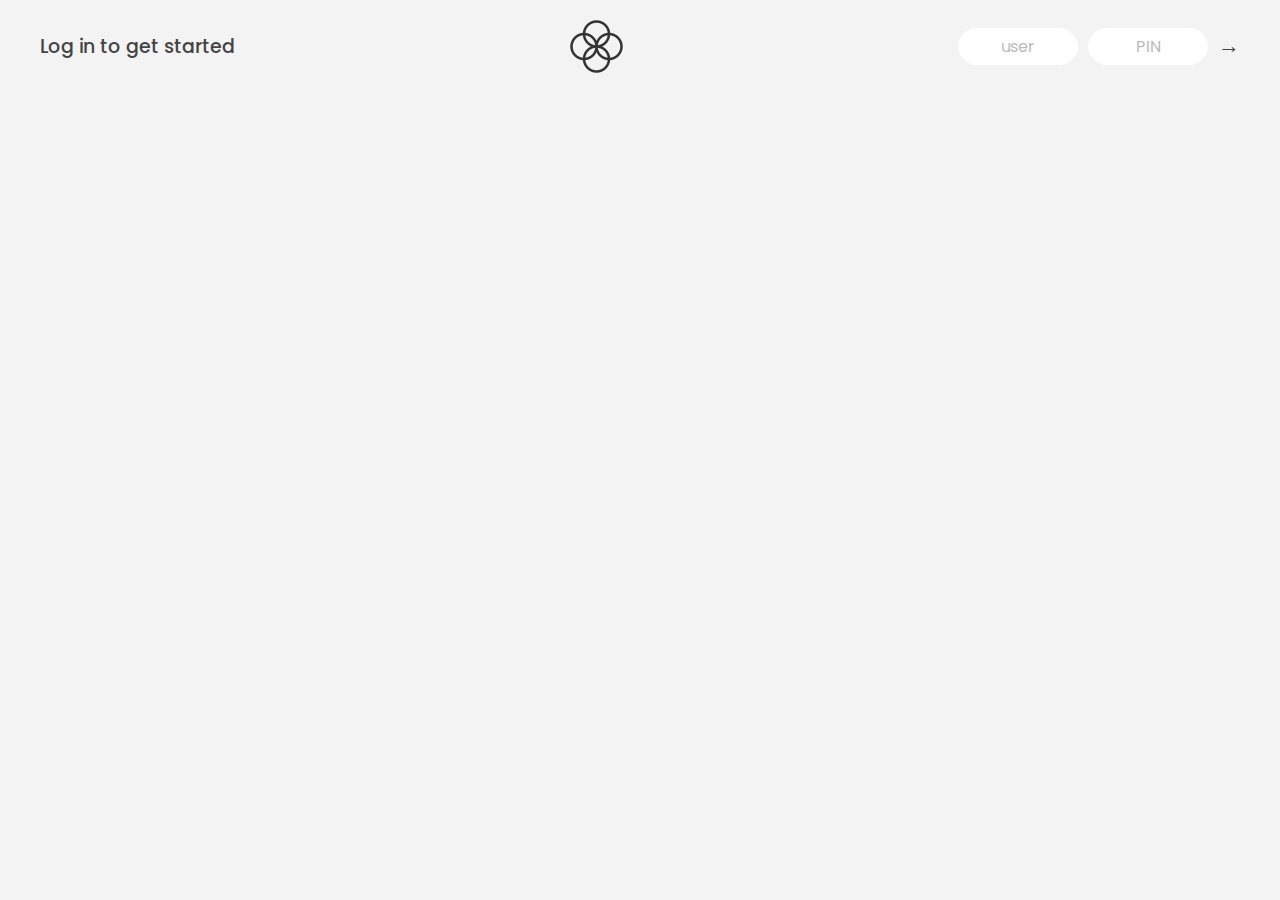
<file: Section 12 - Numbers , Dates , Intl and Timers/starter/index.html>
<!DOCTYPE html>
<html lang="en">
  <head>
    <meta charset="UTF-8" />
    <meta name="viewport" content="width=device-width, initial-scale=1.0" />
    <meta http-equiv="X-UA-Compatible" content="ie=edge" />
    <link rel="shortcut icon" type="image/png" href="/icon.png" />

    <link
      href="https://fonts.googleapis.com/css?family=Poppins:400,500,600&display=swap"
      rel="stylesheet"
    />

    <link rel="stylesheet" href="style.css" />
    <title>Bankist</title>
  </head>
  <body>
    <!-- TOP NAVIGATION -->
    <nav>
      <p class="welcome">Log in to get started</p>
      <img src="logo.png" alt="Logo" class="logo" />
      <form class="login">
        <input
          type="text"
          placeholder="user"
          class="login__input login__input--user"
        />
        <!-- In practice, use type="password" -->
        <input
          type="text"
          placeholder="PIN"
          maxlength="4"
          class="login__input login__input--pin"
        />
        <button class="login__btn">&rarr;</button>
      </form>
    </nav>

    <main class="app">
      <!-- BALANCE -->
      <div class="balance">
        <div>
          <p class="balance__label">Current balance</p>
          <p class="balance__date">
            As of <span class="date">05/03/2037</span>
          </p>
        </div>
        <p class="balance__value">0000€</p>
      </div>

      <!-- MOVEMENTS -->
      <div class="movements">
        <div class="movements__row">
          <div class="movements__type movements__type--deposit">2 deposit</div>
          <div class="movements__date">3 days ago</div>
          <div class="movements__value">4 000€</div>
        </div>
        <div class="movements__row">
          <div class="movements__type movements__type--withdrawal">
            1 withdrawal
          </div>
          <div class="movements__date">24/01/2037</div>
          <div class="movements__value">-378€</div>
        </div>
      </div>

      <!-- SUMMARY -->
      <div class="summary">
        <p class="summary__label">In</p>
        <p class="summary__value summary__value--in">0000€</p>
        <p class="summary__label">Out</p>
        <p class="summary__value summary__value--out">0000€</p>
        <p class="summary__label">Interest</p>
        <p class="summary__value summary__value--interest">0000€</p>
        <button class="btn--sort">&downarrow; SORT</button>
      </div>

      <!-- OPERATION: TRANSFERS -->
      <div class="operation operation--transfer">
        <h2>Transfer money</h2>
        <form class="form form--transfer">
          <input type="text" class="form__input form__input--to" />
          <input type="number" class="form__input form__input--amount" />
          <button class="form__btn form__btn--transfer">&rarr;</button>
          <label class="form__label">Transfer to</label>
          <label class="form__label">Amount</label>
        </form>
      </div>

      <!-- OPERATION: LOAN -->
      <div class="operation operation--loan">
        <h2>Request loan</h2>
        <form class="form form--loan">
          <input type="number" class="form__input form__input--loan-amount" />
          <button class="form__btn form__btn--loan">&rarr;</button>
          <label class="form__label form__label--loan">Amount</label>
        </form>
      </div>

      <!-- OPERATION: CLOSE -->
      <div class="operation operation--close">
        <h2>Close account</h2>
        <form class="form form--close">
          <input type="text" class="form__input form__input--user" />
          <input
            type="password"
            maxlength="6"
            class="form__input form__input--pin"
          />
          <button class="form__btn form__btn--close">&rarr;</button>
          <label class="form__label">Confirm user</label>
          <label class="form__label">Confirm PIN</label>
        </form>
      </div>

      <!-- LOGOUT TIMER -->
      <p class="logout-timer">
        You will be logged out in <span class="timer">05:00</span>
      </p>
    </main>

    <!-- <footer>
      &copy; by Jonas Schmedtmann. Don't claim as your own :)
    </footer> -->

    <script src="script.js"></script>
  </body>
</html>
</file>
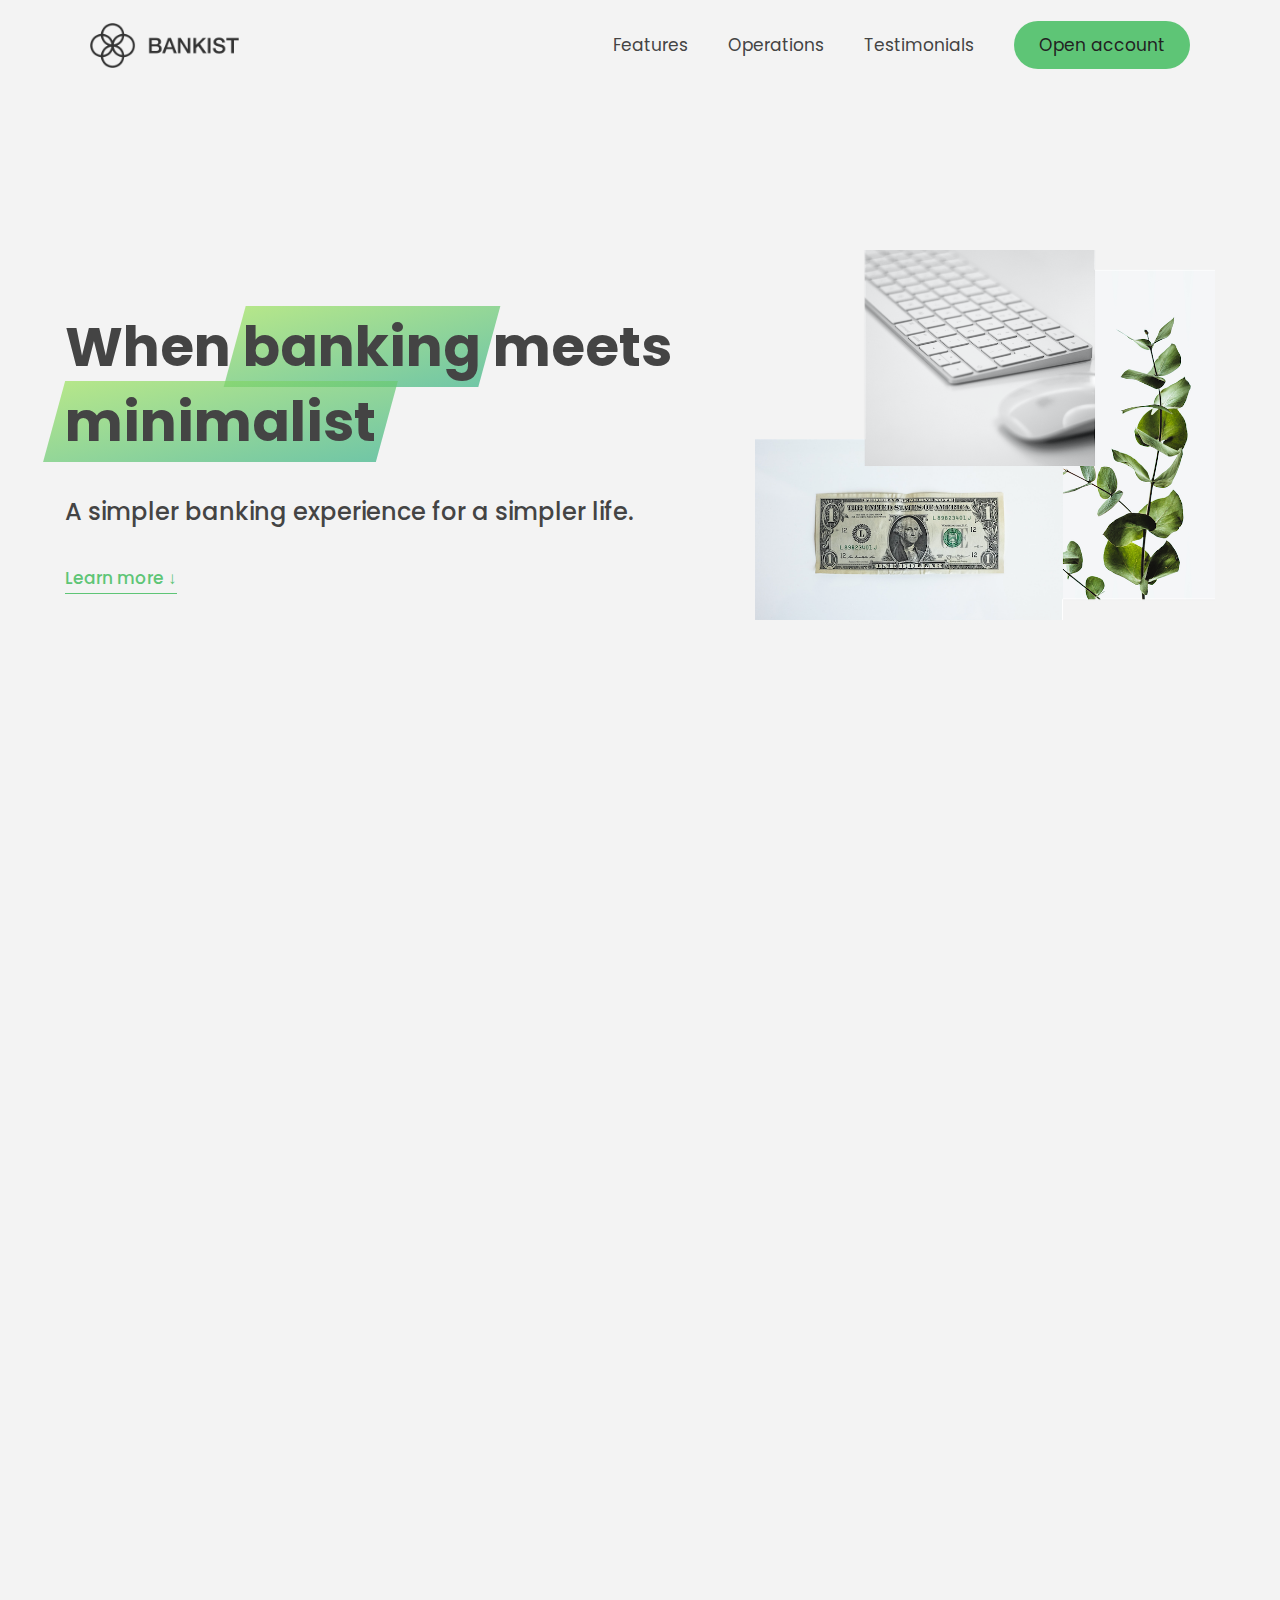
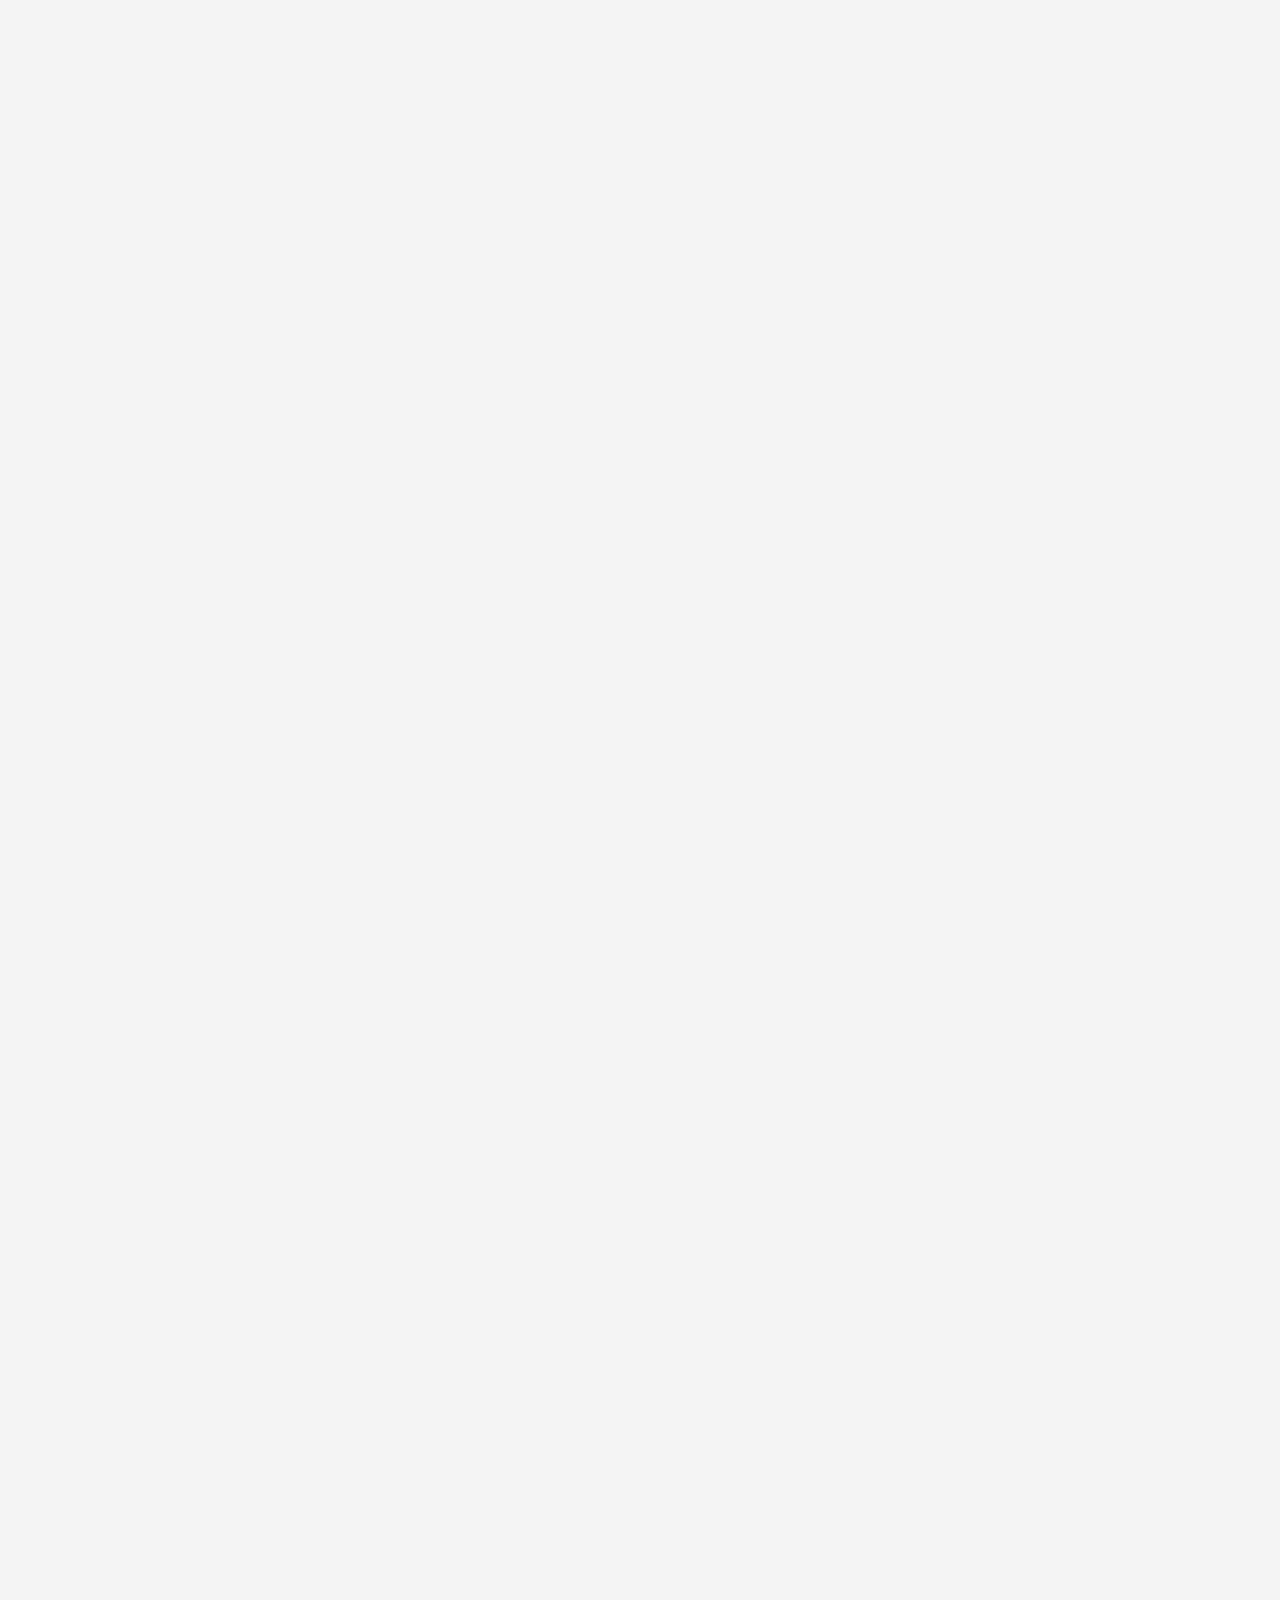
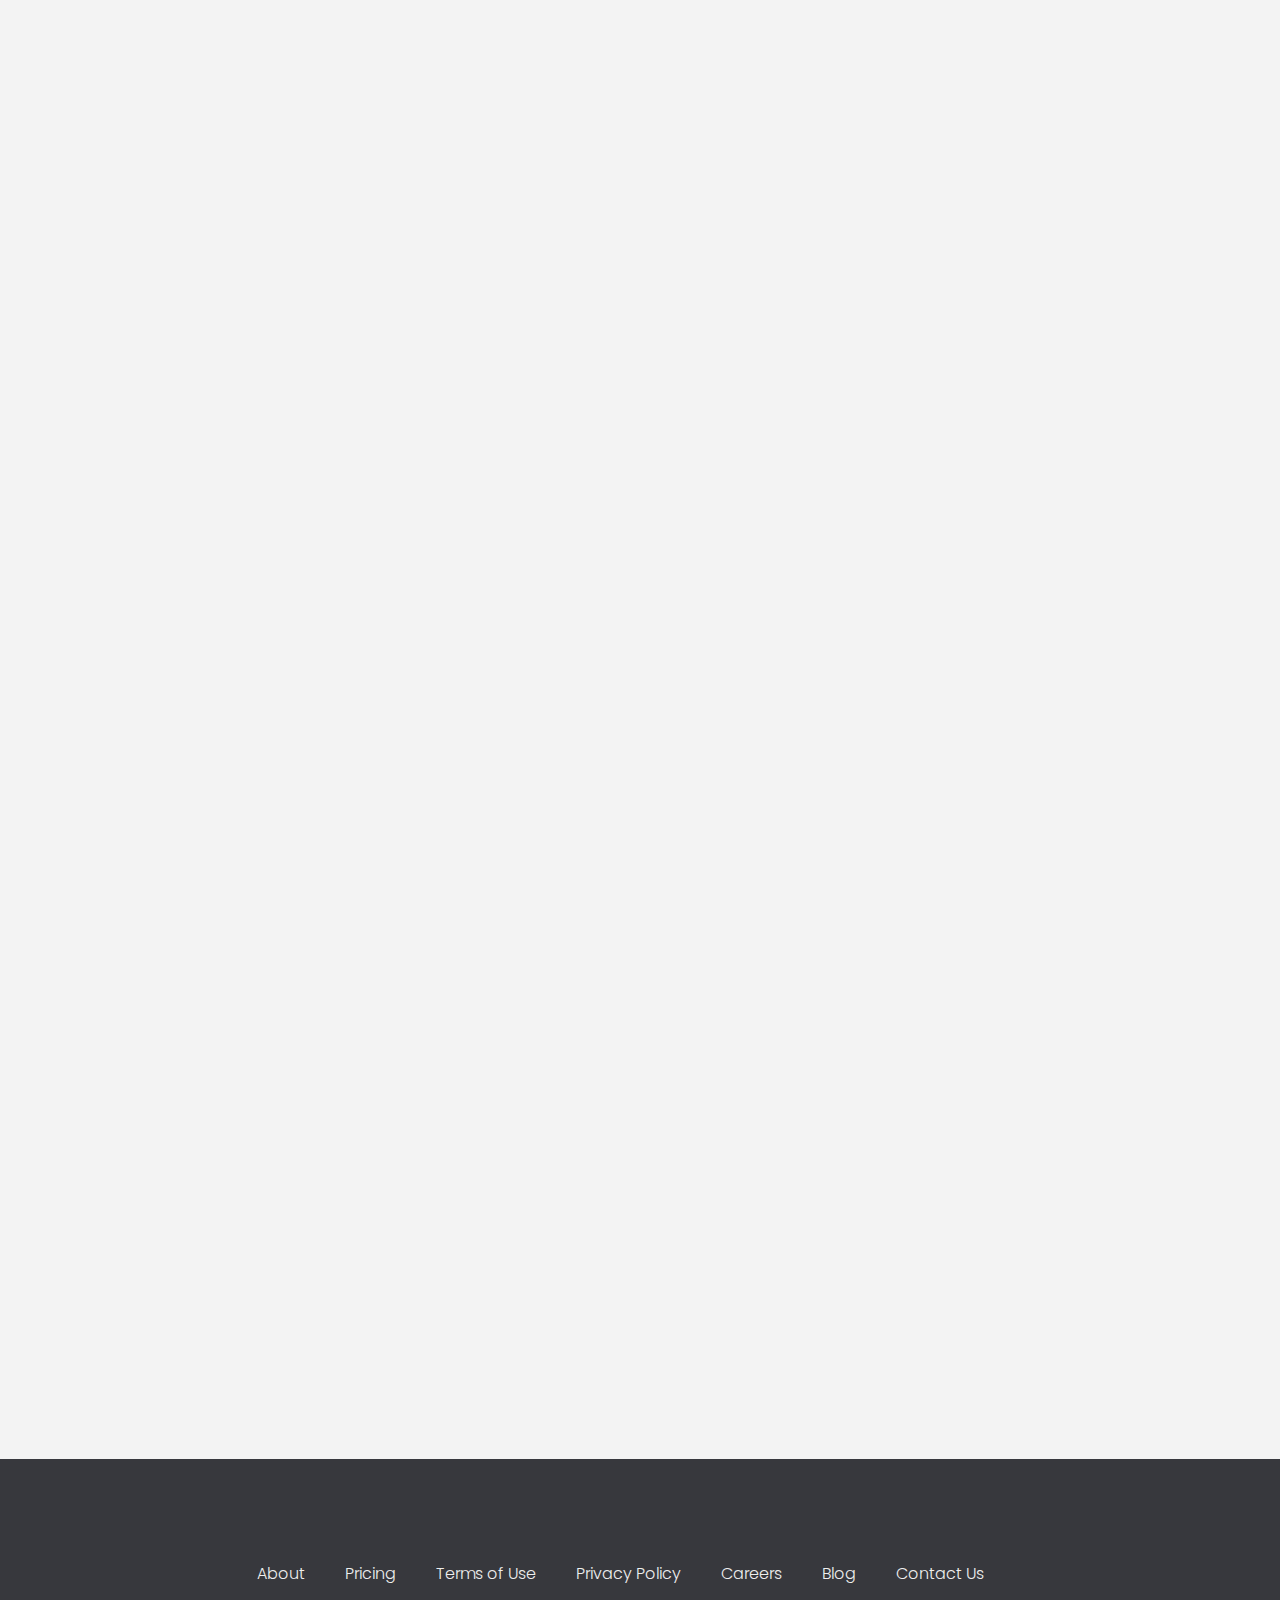
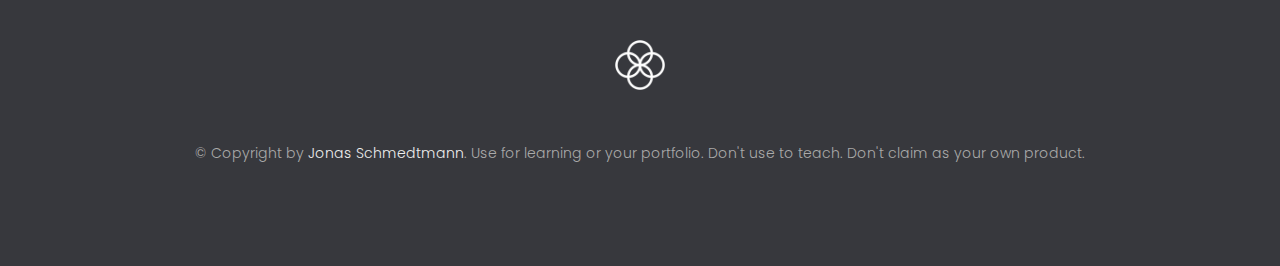
<file: Section 13 -Advanced DOM and Events/starter/index.html>
<!DOCTYPE html>
<html lang="en">
  <head>
    <meta charset="UTF-8" />
    <meta name="viewport" content="width=device-width, initial-scale=1.0" />
    <meta http-equiv="X-UA-Compatible" content="ie=edge" />
    <link rel="shortcut icon" type="image/png" href="img/icon.png" />

    <link
      href="https://fonts.googleapis.com/css?family=Poppins:300,400,500,600&display=swap"
      rel="stylesheet"
    />
    <link rel="stylesheet" href="style.css" />
    <title>Bankist | When Banking meets Minimalist</title>
    <script defer src="script.js"></script>
  </head>
  <body>
    <header class="header">
      <nav class="nav">
        <img
          src="img/logo.png"
          alt="Bankist logo"
          class="nav__logo"
          id="logo"
          designer="rehan"
          data-version-number="3"
        />
        <ul class="nav__links">
          <li class="nav__item">
            <a class="nav__link" href="#section--1">Features</a>
          </li>
          <li class="nav__item">
            <a class="nav__link" href="#section--2">Operations</a>
          </li>
          <li class="nav__item">
            <a class="nav__link" href="#section--3">Testimonials</a>
          </li>
          <li class="nav__item">
            <a class="nav__link nav__link--btn btn--show-modal" href="#"
              >Open account</a
            >
          </li>
        </ul>
      </nav>

      <div class="header__title">
        <h1>
          When
          <!-- Green highlight effect -->
          <span class="highlight">banking</span>
          meets<br />
          <span class="highlight">minimalist</span>
        </h1>
        <h4>A simpler banking experience for a simpler life.</h4>
        <button class="btn--text btn--scroll-to">Learn more &DownArrow;</button>
        <img
          src="img/hero.png"
          class="header__img"
          alt="Minimalist bank items"
        />
      </div>
    </header>

    <section class="section" id="section--1">
      <div class="section__title">
        <h2 class="section__description">Features</h2>
        <h3 class="section__header">
          Everything you need in a modern bank and more.
        </h3>
      </div>

      <div class="features">
        <img
          src="img/digital-lazy.jpg"
          data-src="img/digital.jpg"
          alt="Computer"
          class="features__img lazy-img"
        />
        <div class="features__feature">
          <div class="features__icon">
            <svg>
              <use xlink:href="img/icons.svg#icon-monitor"></use>
            </svg>
          </div>
          <h5 class="features__header">100% digital bank</h5>
          <p>
            Lorem ipsum dolor sit amet consectetur adipisicing elit. Unde alias
            sint quos? Accusantium a fugiat porro reiciendis saepe quibusdam
            debitis ducimus.
          </p>
        </div>

        <div class="features__feature">
          <div class="features__icon">
            <svg>
              <use xlink:href="img/icons.svg#icon-trending-up"></use>
            </svg>
          </div>
          <h5 class="features__header">Watch your money grow</h5>
          <p>
            Nesciunt quos autem dolorum voluptates cum dolores dicta fuga
            inventore ab? Nulla incidunt eius numquam sequi iste pariatur
            quibusdam!
          </p>
        </div>
        <img
          src="img/grow-lazy.jpg"
          data-src="img/grow.jpg"
          alt="Plant"
          class="features__img lazy-img"
        />

        <img
          src="img/card-lazy.jpg"
          data-src="img/card.jpg"
          alt="Credit card"
          class="features__img lazy-img"
        />
        <div class="features__feature">
          <div class="features__icon">
            <svg>
              <use xlink:href="img/icons.svg#icon-credit-card"></use>
            </svg>
          </div>
          <h5 class="features__header">Free debit card included</h5>
          <p>
            Quasi, fugit in cumque cupiditate reprehenderit debitis animi enim
            eveniet consequatur odit quam quos possimus assumenda dicta fuga
            inventore ab.
          </p>
        </div>
      </div>
    </section>

    <section class="section" id="section--2">
      <div class="section__title">
        <h2 class="section__description">Operations</h2>
        <h3 class="section__header">
          Everything as simple as possible, but no simpler.
        </h3>
      </div>

      <div class="operations">
        <div class="operations__tab-container">
          <button
            class="btn operations__tab operations__tab--1 operations__tab--active"
            data-tab="1"
          >
            <span>01</span>Instant Transfers
          </button>
          <button class="btn operations__tab operations__tab--2" data-tab="2">
            <span>02</span>Instant Loans
          </button>
          <button class="btn operations__tab operations__tab--3" data-tab="3">
            <span>03</span>Instant Closing
          </button>
        </div>
        <div
          class="operations__content operations__content--1 operations__content--active"
        >
          <div class="operations__icon operations__icon--1">
            <svg>
              <use xlink:href="img/icons.svg#icon-upload"></use>
            </svg>
          </div>
          <h5 class="operations__header">
            Tranfser money to anyone, instantly! No fees, no BS.
          </h5>
          <p>
            Lorem ipsum dolor sit amet, consectetur adipisicing elit, sed do
            eiusmod tempor incididunt ut labore et dolore magna aliqua. Ut enim
            ad minim veniam, quis nostrud exercitation ullamco laboris nisi ut
            aliquip ex ea commodo consequat.
          </p>
        </div>

        <div class="operations__content operations__content--2">
          <div class="operations__icon operations__icon--2">
            <svg>
              <use xlink:href="img/icons.svg#icon-home"></use>
            </svg>
          </div>
          <h5 class="operations__header">
            Buy a home or make your dreams come true, with instant loans.
          </h5>
          <p>
            Duis aute irure dolor in reprehenderit in voluptate velit esse
            cillum dolore eu fugiat nulla pariatur. Excepteur sint occaecat
            cupidatat non proident, sunt in culpa qui officia deserunt mollit
            anim id est laborum.
          </p>
        </div>
        <div class="operations__content operations__content--3">
          <div class="operations__icon operations__icon--3">
            <svg>
              <use xlink:href="img/icons.svg#icon-user-x"></use>
            </svg>
          </div>
          <h5 class="operations__header">
            No longer need your account? No problem! Close it instantly.
          </h5>
          <p>
            Excepteur sint occaecat cupidatat non proident, sunt in culpa qui
            officia deserunt mollit anim id est laborum. Ut enim ad minim
            veniam, quis nostrud exercitation ullamco laboris nisi ut aliquip ex
            ea commodo consequat.
          </p>
        </div>
      </div>
    </section>

    <section class="section" id="section--3">
      <div class="section__title section__title--testimonials">
        <h2 class="section__description">Not sure yet?</h2>
        <h3 class="section__header">
          Millions of Bankists are already making their lifes simpler.
        </h3>
      </div>

      <div class="slider">
        <div class="slide slide--1">
          <div class="testimonial">
            <h5 class="testimonial__header">Best financial decision ever!</h5>
            <blockquote class="testimonial__text">
              Lorem ipsum dolor sit, amet consectetur adipisicing elit.
              Accusantium quas quisquam non? Quas voluptate nulla minima
              deleniti optio ullam nesciunt, numquam corporis et asperiores
              laboriosam sunt, praesentium suscipit blanditiis. Necessitatibus
              id alias reiciendis, perferendis facere pariatur dolore veniam
              autem esse non voluptatem saepe provident nihil molestiae.
            </blockquote>
            <address class="testimonial__author">
              <img src="img/user-1.jpg" alt="" class="testimonial__photo" />
              <h6 class="testimonial__name">Aarav Lynn</h6>
              <p class="testimonial__location">San Francisco, USA</p>
            </address>
          </div>
        </div>

        <div class="slide slide--2">
          <div class="testimonial">
            <h5 class="testimonial__header">
              The last step to becoming a complete minimalist
            </h5>
            <blockquote class="testimonial__text">
              Quisquam itaque deserunt ullam, quia ea repellendus provident,
              ducimus neque ipsam modi voluptatibus doloremque, corrupti
              laborum. Incidunt numquam perferendis veritatis neque repellendus.
              Lorem, ipsum dolor sit amet consectetur adipisicing elit. Illo
              deserunt exercitationem deleniti.
            </blockquote>
            <address class="testimonial__author">
              <img src="img/user-2.jpg" alt="" class="testimonial__photo" />
              <h6 class="testimonial__name">Miyah Miles</h6>
              <p class="testimonial__location">London, UK</p>
            </address>
          </div>
        </div>

        <div class="slide slide--3">
          <div class="testimonial">
            <h5 class="testimonial__header">
              Finally free from old-school banks
            </h5>
            <blockquote class="testimonial__text">
              Debitis, nihil sit minus suscipit magni aperiam vel tenetur
              incidunt commodi architecto numquam omnis nulla autem,
              necessitatibus blanditiis modi similique quidem. Odio aliquam
              culpa dicta beatae quod maiores ipsa minus consequatur error sunt,
              deleniti saepe aliquid quos inventore sequi. Necessitatibus id
              alias reiciendis, perferendis facere.
            </blockquote>
            <address class="testimonial__author">
              <img src="img/user-3.jpg" alt="" class="testimonial__photo" />
              <h6 class="testimonial__name">Francisco Gomes</h6>
              <p class="testimonial__location">Lisbon, Portugal</p>
            </address>
          </div>
        </div>

        <!-- <div class="slide"><img src="img/img-1.jpg" alt="Photo 1" /></div>
        <div class="slide"><img src="img/img-2.jpg" alt="Photo 2" /></div>
        <div class="slide"><img src="img/img-3.jpg" alt="Photo 3" /></div>
        <div class="slide"><img src="img/img-4.jpg" alt="Photo 4" /></div> -->
        <button class="slider__btn slider__btn--left">&larr;</button>
        <button class="slider__btn slider__btn--right">&rarr;</button>
        <div class="dots"></div>
      </div>
    </section>

    <section class="section section--sign-up">
      <div class="section__title">
        <h3 class="section__header">
          The best day to join Bankist was one year ago. The second best is
          today!
        </h3>
      </div>
      <button class="btn btn--show-modal">Open your free account today!</button>
    </section>

    <footer class="footer">
      <ul class="footer__nav">
        <li class="footer__item">
          <a class="footer__link" href="#">About</a>
        </li>
        <li class="footer__item">
          <a class="footer__link" href="#">Pricing</a>
        </li>
        <li class="footer__item">
          <a class="footer__link" href="#">Terms of Use</a>
        </li>
        <li class="footer__item">
          <a class="footer__link" href="#">Privacy Policy</a>
        </li>
        <li class="footer__item">
          <a class="footer__link" href="#">Careers</a>
        </li>
        <li class="footer__item">
          <a class="footer__link" href="#">Blog</a>
        </li>
        <li class="footer__item">
          <a class="footer__link" href="#">Contact Us</a>
        </li>
      </ul>
      <img src="img/icon.png" alt="Logo" class="footer__logo" />
      <p class="footer__copyright">
        &copy; Copyright by
        <a
          class="footer__link twitter-link"
          target="_blank"
          href="https://twitter.com/jonasschmedtman"
          >Jonas Schmedtmann</a
        >. Use for learning or your portfolio. Don't use to teach. Don't claim
        as your own product.
      </p>
    </footer>

    <div class="modal hidden">
      <button class="btn--close-modal">&times;</button>
      <h2 class="modal__header">
        Open your bank account <br />
        in just <span class="highlight">5 minutes</span>
      </h2>
      <form class="modal__form">
        <label>First Name</label>
        <input type="text" />
        <label>Last Name</label>
        <input type="text" />
        <label>Email Address</label>
        <input type="email" />
        <button class="btn">Next step &rarr;</button>
      </form>
    </div>
    <div class="overlay hidden"></div>

    <!-- <script src="script.js"></script> -->
  </body>
</html>
</file>
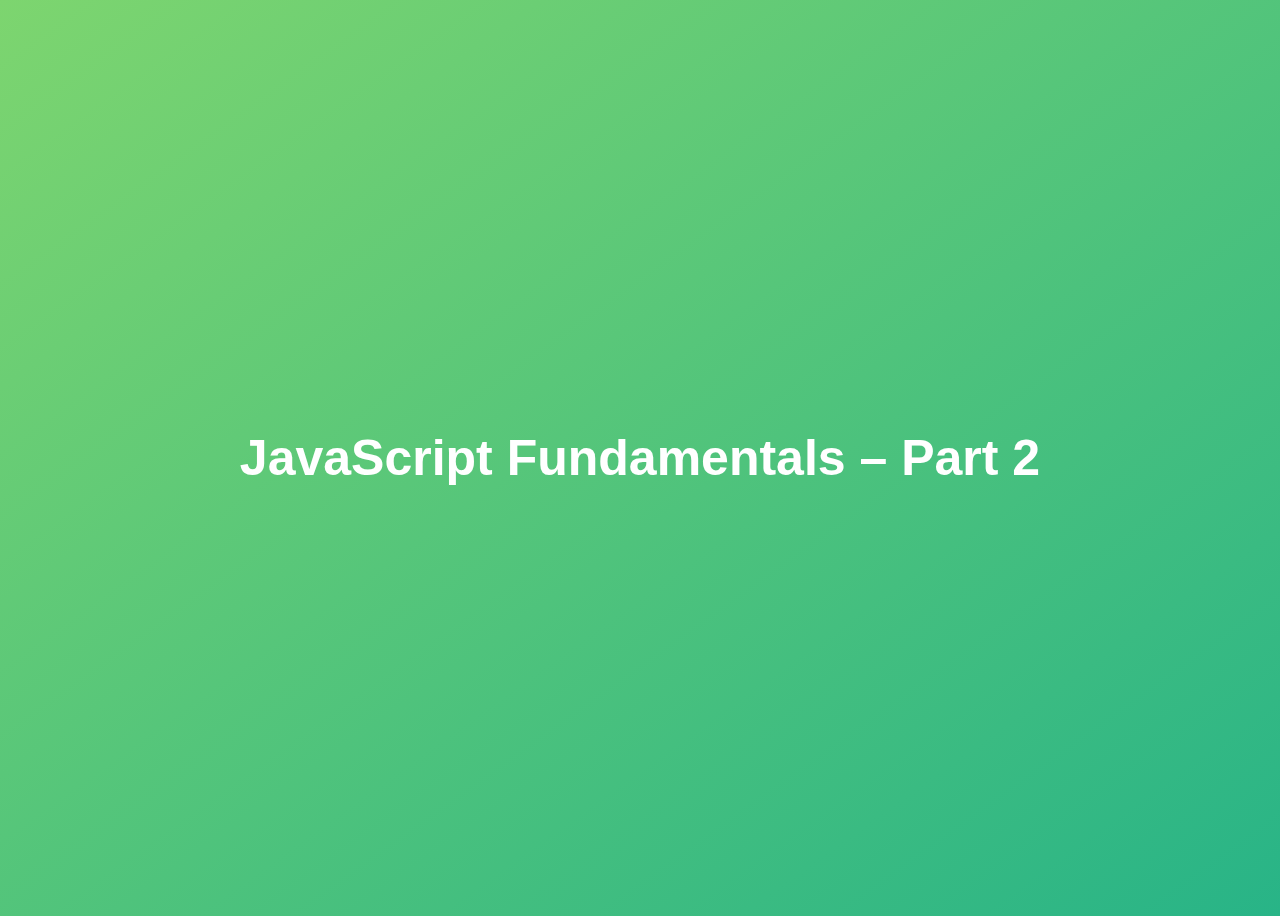
<file: Section 3 - JavaScript Fundamentals - part 2/final/index.html>
<!DOCTYPE html>
<html lang="en">
  <head>
    <meta charset="UTF-8" />
    <meta name="viewport" content="width=device-width, initial-scale=1.0" />
    <meta http-equiv="X-UA-Compatible" content="ie=edge" />
    <title>JavaScript Fundamentals – Part 2</title>
    <style>
      body {
        height: 100vh;
        display: flex;
        align-items: center;
        background: linear-gradient(to top left, #28b487, #7dd56f);
      }
      h1 {
        font-family: sans-serif;
        font-size: 50px;
        line-height: 1.3;
        width: 100%;
        padding: 30px;
        text-align: center;
        color: white;
      }
    </style>
  </head>
  <body>
    <h1>JavaScript Fundamentals – Part 2</h1>
    <script src="script.js"></script>
  </body>
</html>
</file>
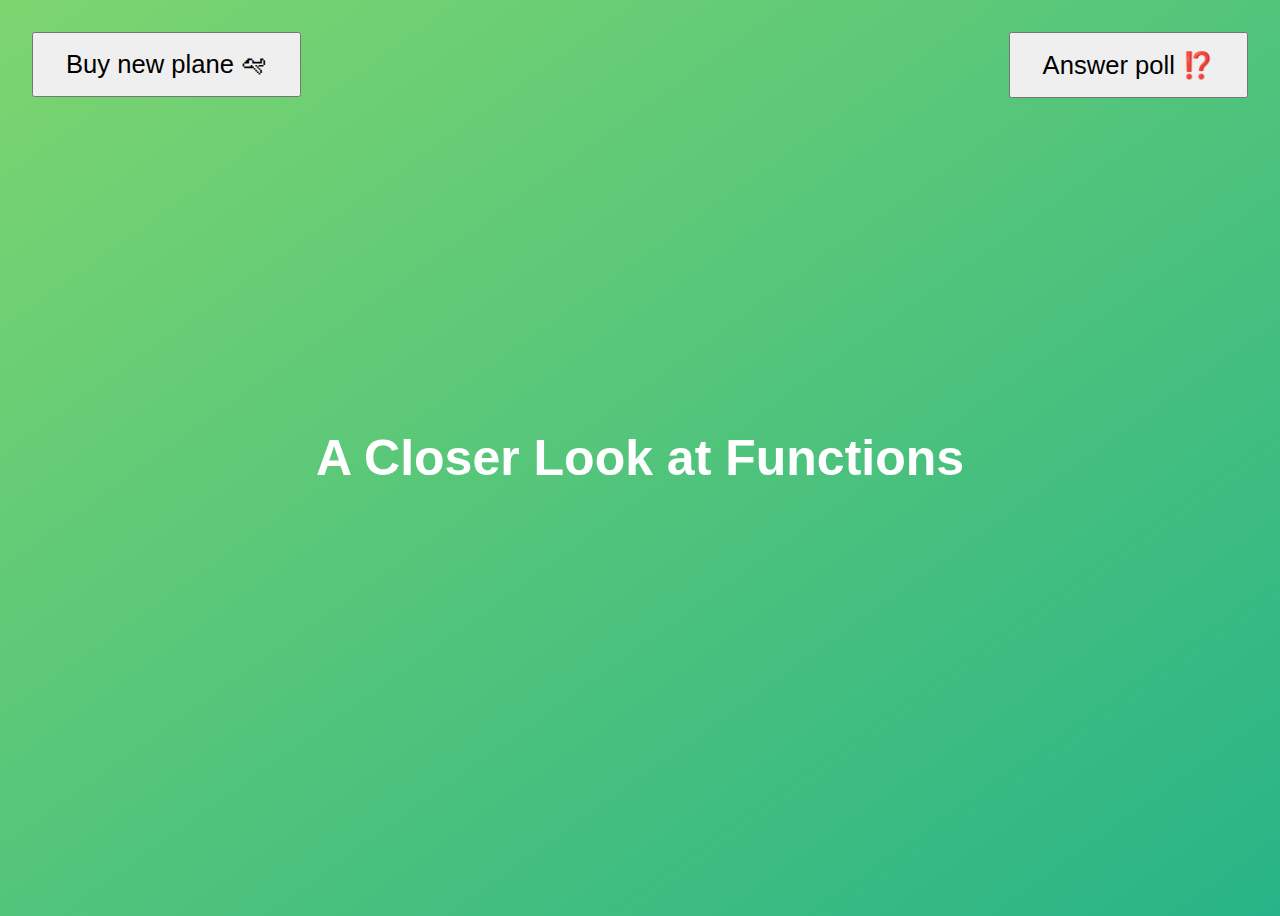
<file: Section 10 - A Closer Look At Functions/10-Functions/final/index.html>
<!DOCTYPE html>
<html lang="en">
  <head>
    <meta charset="UTF-8" />
    <meta name="viewport" content="width=device-width, initial-scale=1.0" />
    <meta http-equiv="X-UA-Compatible" content="ie=edge" />
    <title>A Closer Look at Functions</title>
    <style>
      body {
        height: 100vh;
        display: flex;
        align-items: center;
        background: linear-gradient(to top left, #28b487, #7dd56f);
      }
      h1 {
        font-family: sans-serif;
        font-size: 50px;
        line-height: 1.3;
        width: 100%;
        padding: 30px;
        text-align: center;
        color: white;
      }
      .buy,
      .poll {
        font-size: 1.6rem;
        padding: 1rem 2rem;
        position: absolute;
        top: 2rem;
      }
      .buy {
        left: 2rem;
      }
      .poll {
        right: 2rem;
      }
    </style>
  </head>
  <body>
    <h1>A Closer Look at Functions</h1>
    <button class="buy">Buy new plane 🛩</button>
    <button class="poll">Answer poll ⁉️</button>
    <script src="script.js"></script>
  </body>
</html>
</file>
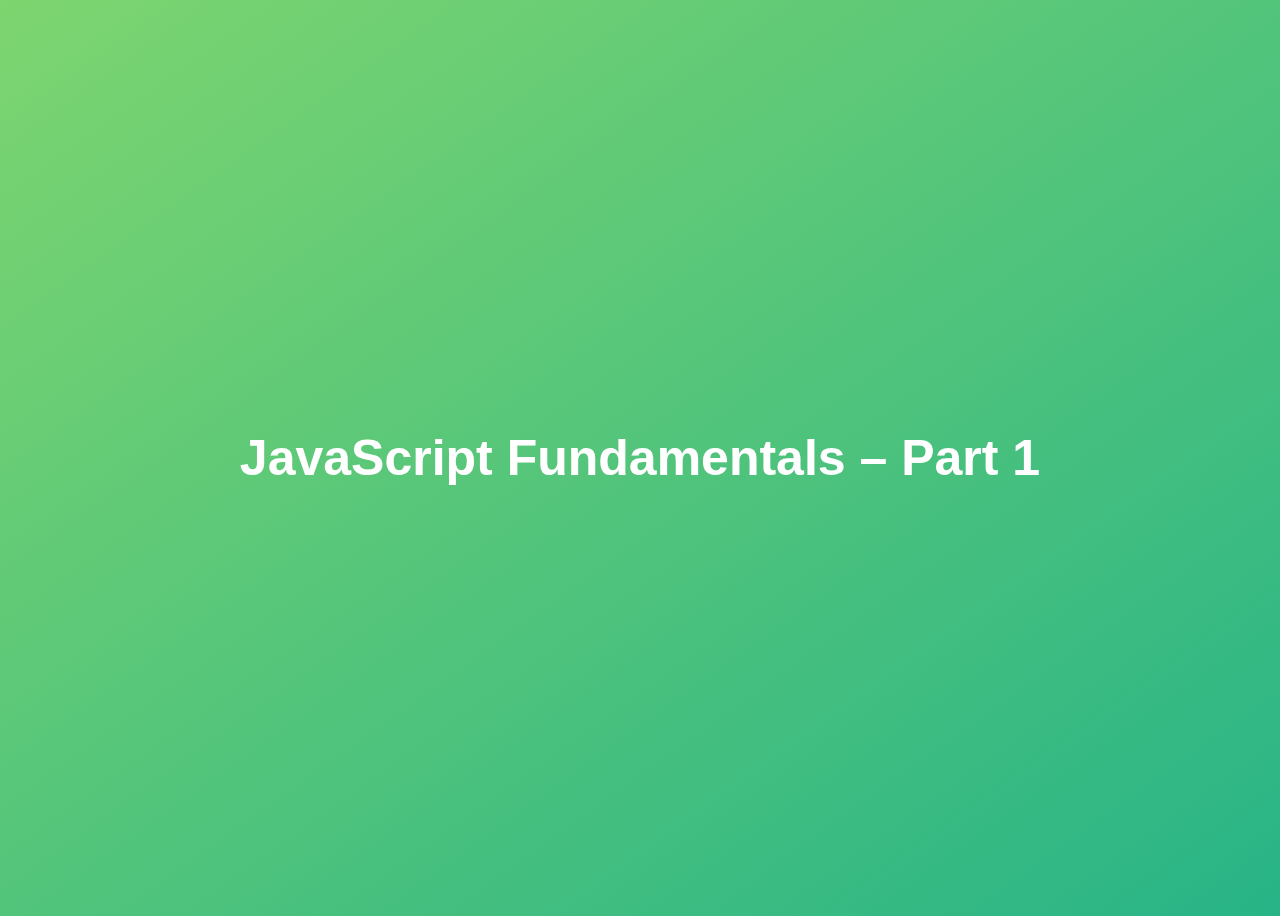
<file: Section 2 - JavaScript Fundamentals - part 1/01-Fundamentals-Part-1/final/index.html>
<!DOCTYPE html>
<html lang="en">
  <head>
    <meta charset="UTF-8" />
    <meta name="viewport" content="width=device-width, initial-scale=1.0" />
    <meta http-equiv="X-UA-Compatible" content="ie=edge" />
    <title>JavaScript Fundamentals – Part 1</title>
    <style>
      body {
        height: 100vh;
        display: flex;
        align-items: center;
        background: linear-gradient(to top left, #28b487, #7dd56f);
      }
      h1 {
        font-family: sans-serif;
        font-size: 50px;
        line-height: 1.3;
        width: 100%;
        padding: 30px;
        text-align: center;
        color: white;
      }
    </style>
  </head>
  <body>
    <h1>JavaScript Fundamentals – Part 1</h1>

    <script src="script.js"></script>
  </body>
</html>
</file>
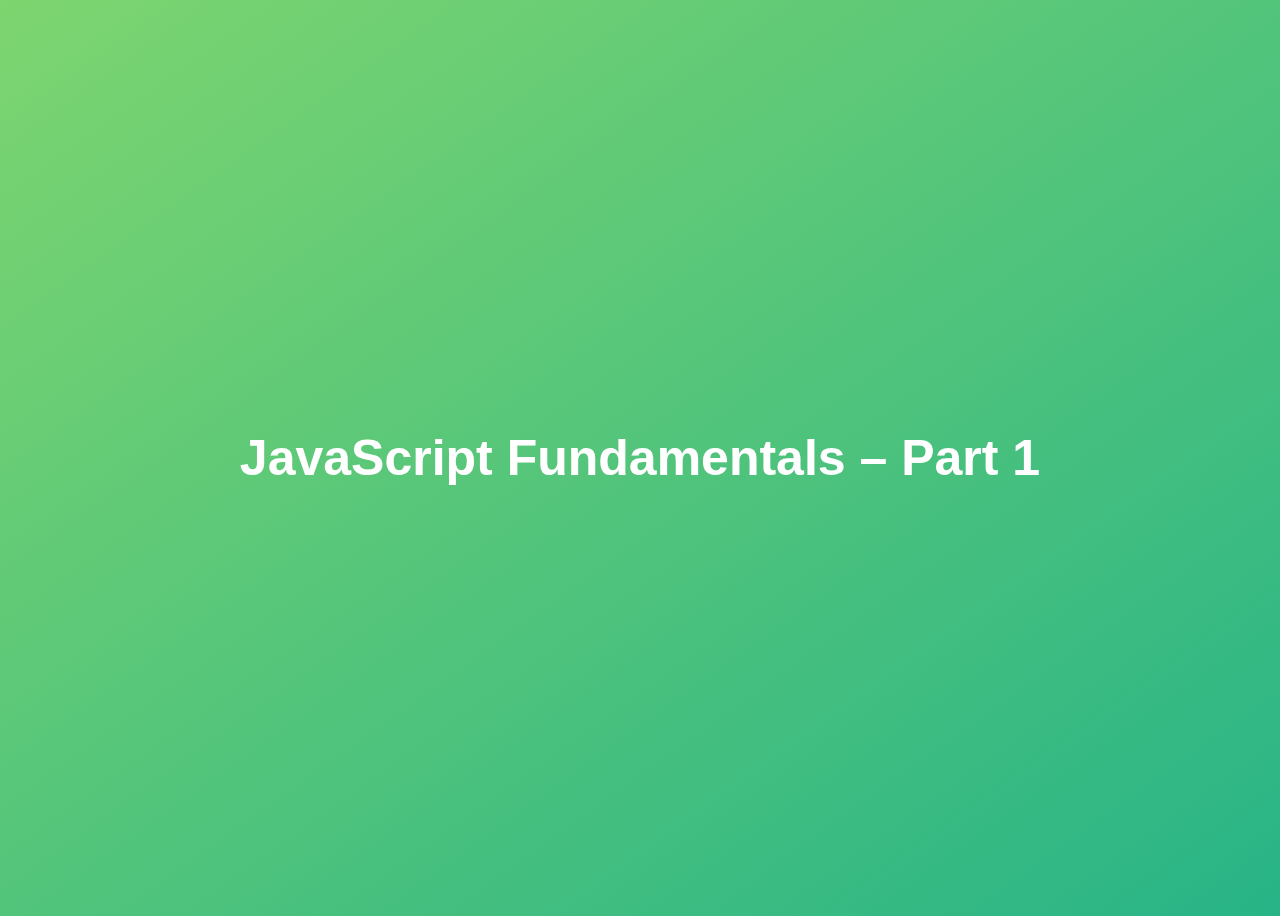
<file: Section 2 - JavaScript Fundamentals - part 1/01-Fundamentals-Part-1/starter/index.html>
<!DOCTYPE html>
<html lang="en">
  <head>
    <meta charset="UTF-8" />
    <meta name="viewport" content="width=device-width, initial-scale=1.0" />
    <meta http-equiv="X-UA-Compatible" content="ie=edge" />
    <title>JavaScript Fundamentals – Part 1</title>
    <style>
      body {
        height: 100vh;
        display: flex;
        align-items: center;
        background: linear-gradient(to top left, #28b487, #7dd56f);
      }
      h1 {
        font-family: sans-serif;
        font-size: 50px;
        line-height: 1.3;
        width: 100%;
        padding: 30px;
        text-align: center;
        color: white;
      }
    </style>
  </head>
  <body>
    <h1>JavaScript Fundamentals – Part 1</h1>
    <script src="script.js"></script>
  </body>
</html>
</file>
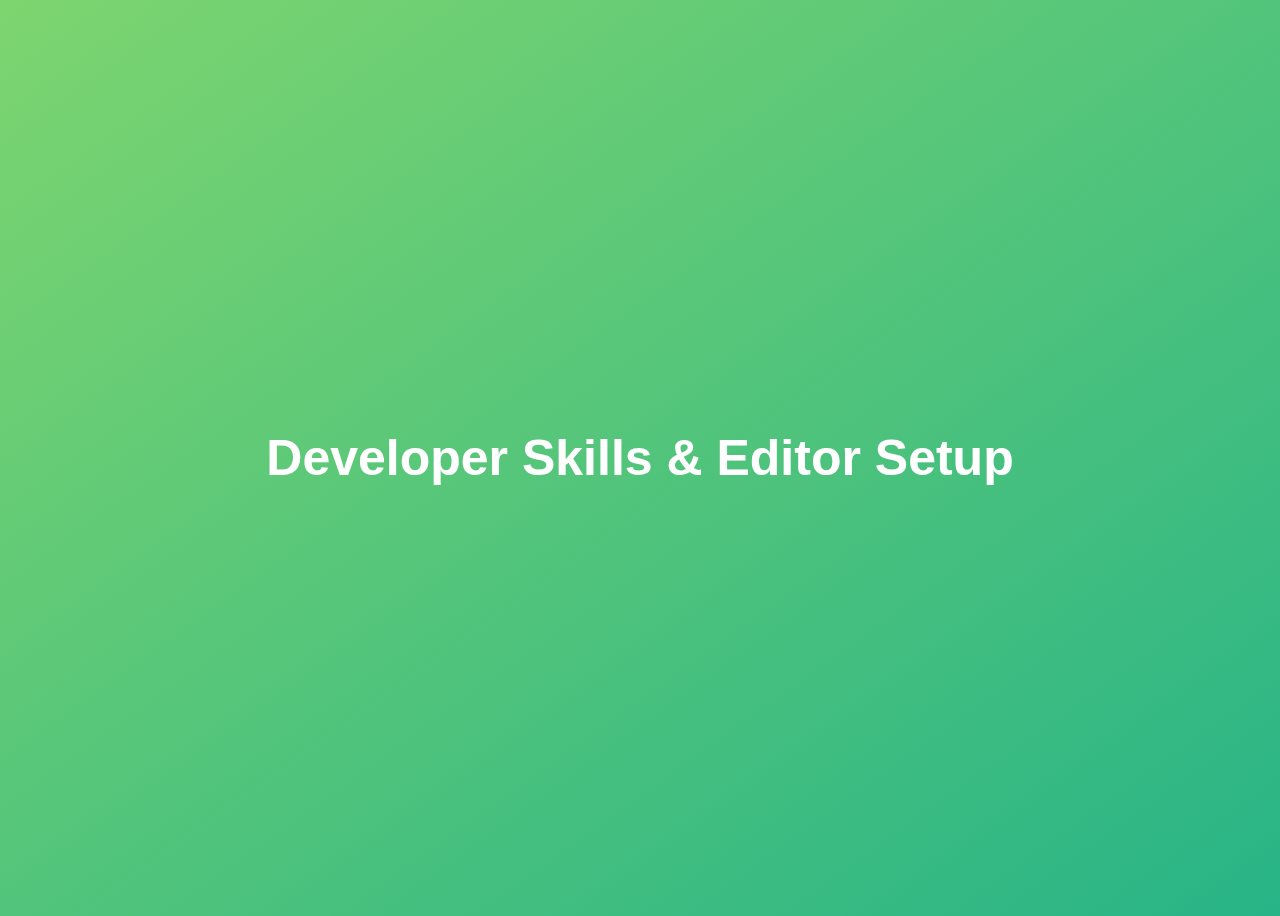
<file: Section 5 - Developer Skills and Editor Setup/03-Developer-Skills/final/index.html>
<!DOCTYPE html>
<html lang="en">
  <head>
    <meta charset="UTF-8" />
    <meta name="viewport" content="width=device-width, initial-scale=1.0" />
    <meta http-equiv="X-UA-Compatible" content="ie=edge" />
    <title>Developer Skills & Editor Setup</title>
    <style>
      body {
        height: 100vh;
        display: flex;
        align-items: center;
        background: linear-gradient(to top left, #28b487, #7dd56f);
      }
      h1 {
        font-family: sans-serif;
        font-size: 50px;
        line-height: 1.3;
        width: 100%;
        padding: 30px;
        text-align: center;
        color: white;
      }
    </style>
  </head>
  <body>
    <h1>Developer Skills & Editor Setup</h1>
    <script src="script.js"></script>
  </body>
</html>
</file>
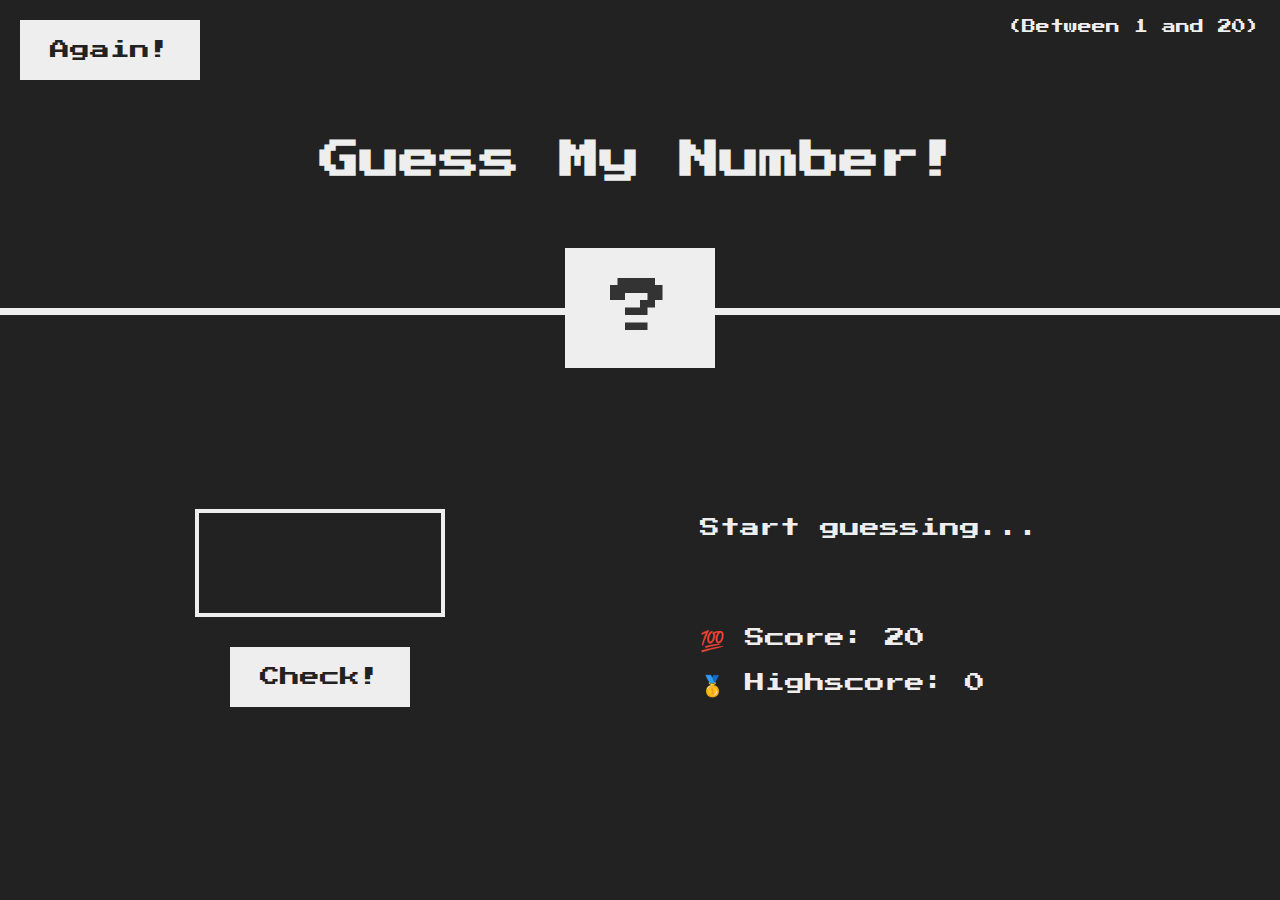
<file: Section 7 - JavaScript in the Browser - DOM and Events Fundamentals/05-Guess-My-Number/final/index.html>
<!DOCTYPE html>
<html lang="en">
  <head>
    <meta charset="UTF-8" />
    <meta name="viewport" content="width=device-width, initial-scale=1.0" />
    <meta http-equiv="X-UA-Compatible" content="ie=edge" />
    <link rel="stylesheet" href="style.css" />
    <title>Guess My Number!</title>
  </head>
  <body>
    <header>
      <h1>Guess My Number!</h1>
      <p class="between">(Between 1 and 20)</p>
      <button class="btn again">Again!</button>
      <div class="number">?</div>
    </header>
    <main>
      <section class="left">
        <input type="number" class="guess" />
        <button class="btn check">Check!</button>
      </section>
      <section class="right">
        <p class="message">Start guessing...</p>
        <p class="label-score">💯 Score: <span class="score">20</span></p>
        <p class="label-highscore">
          🥇 Highscore: <span class="highscore">0</span>
        </p>
      </section>
    </main>
    <script src="script.js"></script>
  </body>
</html>
</file>
<file: Section 12 - Numbers , Dates , Intl and Timers/starter/style.css>
/*
 * Use this CSS to learn some intersting techniques,
 * in case you're wondering how I built the UI.
 * Have fun! 😁
 */

* {
  margin: 0;
  padding: 0;
  box-sizing: inherit;
}

html {
  font-size: 62.5%;
  box-sizing: border-box;
}

body {
  font-family: 'Poppins', sans-serif;
  color: #444;
  background-color: #f3f3f3;
  height: 100vh;
  padding: 2rem;
}

nav {
  display: flex;
  justify-content: space-between;
  align-items: center;
  padding: 0 2rem;
}

.welcome {
  font-size: 1.9rem;
  font-weight: 500;
}

.logo {
  height: 5.25rem;
}

.login {
  display: flex;
}

.login__input {
  border: none;
  padding: 0.5rem 2rem;
  font-size: 1.6rem;
  font-family: inherit;
  text-align: center;
  width: 12rem;
  border-radius: 10rem;
  margin-right: 1rem;
  color: inherit;
  border: 1px solid #fff;
  transition: all 0.3s;
}

.login__input:focus {
  outline: none;
  border: 1px solid #ccc;
}

.login__input::placeholder {
  color: #bbb;
}

.login__btn {
  border: none;
  background: none;
  font-size: 2.2rem;
  color: inherit;
  cursor: pointer;
  transition: all 0.3s;
}

.login__btn:hover,
.login__btn:focus,
.btn--sort:hover,
.btn--sort:focus {
  outline: none;
  color: #777;
}

/* MAIN */
.app {
  position: relative;
  max-width: 100rem;
  margin: 4rem auto;
  display: grid;
  grid-template-columns: 4fr 3fr;
  grid-template-rows: auto repeat(3, 15rem) auto;
  gap: 2rem;

  /* NOTE This creates the fade in/out anumation */
  opacity: 0;
  transition: all 1s;
}

.balance {
  grid-column: 1 / span 2;
  display: flex;
  align-items: flex-end;
  justify-content: space-between;
  margin-bottom: 2rem;
}

.balance__label {
  font-size: 2.2rem;
  font-weight: 500;
  margin-bottom: -0.2rem;
}

.balance__date {
  font-size: 1.4rem;
  color: #888;
}

.balance__value {
  font-size: 4.5rem;
  font-weight: 400;
}

/* MOVEMENTS */
.movements {
  grid-row: 2 / span 3;
  background-color: #fff;
  border-radius: 1rem;
  overflow: scroll;
}

.movements__row {
  padding: 2.25rem 4rem;
  display: flex;
  align-items: center;
  border-bottom: 1px solid #eee;
}

.movements__type {
  font-size: 1.1rem;
  text-transform: uppercase;
  font-weight: 500;
  color: #fff;
  padding: 0.1rem 1rem;
  border-radius: 10rem;
  margin-right: 2rem;
}

.movements__date {
  font-size: 1.1rem;
  text-transform: uppercase;
  font-weight: 500;
  color: #666;
}

.movements__type--deposit {
  background-image: linear-gradient(to top left, #39b385, #9be15d);
}

.movements__type--withdrawal {
  background-image: linear-gradient(to top left, #e52a5a, #ff585f);
}

.movements__value {
  font-size: 1.7rem;
  margin-left: auto;
}

/* SUMMARY */
.summary {
  grid-row: 5 / 6;
  display: flex;
  align-items: baseline;
  padding: 0 0.3rem;
  margin-top: 1rem;
}

.summary__label {
  font-size: 1.2rem;
  font-weight: 500;
  text-transform: uppercase;
  margin-right: 0.8rem;
}

.summary__value {
  font-size: 2.2rem;
  margin-right: 2.5rem;
}

.summary__value--in,
.summary__value--interest {
  color: #66c873;
}

.summary__value--out {
  color: #f5465d;
}

.btn--sort {
  margin-left: auto;
  border: none;
  background: none;
  font-size: 1.3rem;
  font-weight: 500;
  cursor: pointer;
}

/* OPERATIONS */
.operation {
  border-radius: 1rem;
  padding: 3rem 4rem;
  color: #333;
}

.operation--transfer {
  background-image: linear-gradient(to top left, #ffb003, #ffcb03);
}

.operation--loan {
  background-image: linear-gradient(to top left, #39b385, #9be15d);
}

.operation--close {
  background-image: linear-gradient(to top left, #e52a5a, #ff585f);
}

h2 {
  margin-bottom: 1.5rem;
  font-size: 1.7rem;
  font-weight: 600;
  color: #333;
}

.form {
  display: grid;
  grid-template-columns: 2.5fr 2.5fr 1fr;
  grid-template-rows: auto auto;
  gap: 0.4rem 1rem;
}

/* Exceptions for interst */
.form.form--loan {
  grid-template-columns: 2.5fr 1fr 2.5fr;
}
.form__label--loan {
  grid-row: 2;
}
/* End exceptions */

.form__input {
  width: 100%;
  border: none;
  background-color: rgba(255, 255, 255, 0.4);
  font-family: inherit;
  font-size: 1.5rem;
  text-align: center;
  color: #333;
  padding: 0.3rem 1rem;
  border-radius: 0.7rem;
  transition: all 0.3s;
}

.form__input:focus {
  outline: none;
  background-color: rgba(255, 255, 255, 0.6);
}

.form__label {
  font-size: 1.3rem;
  text-align: center;
}

.form__btn {
  border: none;
  border-radius: 0.7rem;
  font-size: 1.8rem;
  background-color: #fff;
  cursor: pointer;
  transition: all 0.3s;
}

.form__btn:focus {
  outline: none;
  background-color: rgba(255, 255, 255, 0.8);
}

.logout-timer {
  padding: 0 0.3rem;
  margin-top: 1.9rem;
  text-align: right;
  font-size: 1.25rem;
}

.timer {
  font-weight: 600;
}
</file>
<file: Section 13 -Advanced DOM and Events/starter/style.css>
/* The page is NOT responsive. You can implement responsiveness yourself if you wanna have some fun 😃 */

:root {
  --color-primary: #5ec576;
  --color-secondary: #ffcb03;
  --color-tertiary: #ff585f;
  --color-primary-darker: #4bbb7d;
  --color-secondary-darker: #ffbb00;
  --color-tertiary-darker: #fd424b;
  --color-primary-opacity: #5ec5763a;
  --color-secondary-opacity: #ffcd0331;
  --color-tertiary-opacity: #ff58602d;
  --gradient-primary: linear-gradient(to top left, #39b385, #9be15d);
  --gradient-secondary: linear-gradient(to top left, #ffb003, #ffcb03);
}

* {
  margin: 0;
  padding: 0;
  box-sizing: inherit;
}

html {
  font-size: 62.5%;
  box-sizing: border-box;
}

body {
  font-family: 'Poppins', sans-serif;
  font-weight: 300;
  color: #444;
  line-height: 1.9;
  background-color: #f3f3f3;
}

/* GENERAL ELEMENTS */
.section {
  padding: 15rem 3rem;
  border-top: 1px solid #ddd;

  transition: transform 1s, opacity 1s;
}

.section--hidden {
  opacity: 0;
  transform: translateY(8rem);
}

.section__title {
  max-width: 80rem;
  margin: 0 auto 8rem auto;
}

.section__description {
  font-size: 1.8rem;
  font-weight: 600;
  text-transform: uppercase;
  color: var(--color-primary);
  margin-bottom: 1rem;
}

.section__header {
  font-size: 4rem;
  line-height: 1.3;
  font-weight: 500;
}

.btn {
  display: inline-block;
  background-color: var(--color-primary);
  font-size: 1.6rem;
  font-family: inherit;
  font-weight: 500;
  border: none;
  padding: 1.25rem 4.5rem;
  border-radius: 10rem;
  cursor: pointer;
  transition: all 0.3s;
}

.btn:hover {
  background-color: var(--color-primary-darker);
}

.btn--text {
  display: inline-block;
  background: none;
  font-size: 1.7rem;
  font-family: inherit;
  font-weight: 500;
  color: var(--color-primary);
  border: none;
  border-bottom: 1px solid currentColor;
  padding-bottom: 2px;
  cursor: pointer;
  transition: all 0.3s;
}

p {
  color: #666;
}

/* This is BAD for accessibility! Don't do in the real world! */
button:focus {
  outline: none;
}

img {
  transition: filter 0.5s;
}

.lazy-img {
  filter: blur(20px);
}

/* NAVIGATION */
.nav {
  display: flex;
  justify-content: space-between;
  align-items: center;
  height: 9rem;
  width: 100%;
  padding: 0 6rem;
  z-index: 100;
}

/* nav and stickly class at the same time */
.nav.sticky {
  position: fixed;
  background-color: rgba(255, 255, 255, 0.95);
}

.nav__logo {
  height: 4.5rem;
  transition: all 0.3s;
}

.nav__links {
  display: flex;
  align-items: center;
  list-style: none;
}

.nav__item {
  margin-left: 4rem;
}

.nav__link:link,
.nav__link:visited {
  font-size: 1.7rem;
  font-weight: 400;
  color: inherit;
  text-decoration: none;
  display: block;
  transition: all 0.3s;
}

.nav__link--btn:link,
.nav__link--btn:visited {
  padding: 0.8rem 2.5rem;
  border-radius: 3rem;
  background-color: var(--color-primary);
  color: #222;
}

.nav__link--btn:hover,
.nav__link--btn:active {
  color: inherit;
  background-color: var(--color-primary-darker);
  color: #333;
}

/* HEADER */
.header {
  padding: 0 3rem;
  height: 100vh;
  display: flex;
  flex-direction: column;
  align-items: center;
}

.header__title {
  flex: 1;

  max-width: 115rem;
  display: grid;
  grid-template-columns: 3fr 2fr;
  row-gap: 3rem;
  align-content: center;
  justify-content: center;

  align-items: start;
  justify-items: start;
}

h1 {
  font-size: 5.5rem;
  line-height: 1.35;
}

h4 {
  font-size: 2.4rem;
  font-weight: 500;
}

.header__img {
  width: 100%;
  grid-column: 2 / 3;
  grid-row: 1 / span 4;
  transform: translateY(-6rem);
}

.highlight {
  position: relative;
}

.highlight::after {
  display: block;
  content: '';
  position: absolute;
  bottom: 0;
  left: 0;
  height: 100%;
  width: 100%;
  z-index: -1;
  opacity: 0.7;
  transform: scale(1.07, 1.05) skewX(-15deg);
  background-image: var(--gradient-primary);
}

/* FEATURES */
.features {
  display: grid;
  grid-template-columns: 1fr 1fr;
  gap: 4rem;
  margin: 0 12rem;
}

.features__img {
  width: 100%;
}

.features__feature {
  align-self: center;
  justify-self: center;
  width: 70%;
  font-size: 1.5rem;
}

.features__icon {
  display: flex;
  align-items: center;
  justify-content: center;
  background-color: var(--color-primary-opacity);
  height: 5.5rem;
  width: 5.5rem;
  border-radius: 50%;
  margin-bottom: 2rem;
}

.features__icon svg {
  height: 2.5rem;
  width: 2.5rem;
  fill: var(--color-primary);
}

.features__header {
  font-size: 2rem;
  margin-bottom: 1rem;
}

/* OPERATIONS */
.operations {
  max-width: 100rem;
  margin: 12rem auto 0 auto;

  background-color: #fff;
}

.operations__tab-container {
  display: flex;
  justify-content: center;
}

.operations__tab {
  margin-right: 2.5rem;
  transform: translateY(-50%);
}

.operations__tab span {
  margin-right: 1rem;
  font-weight: 600;
  display: inline-block;
}

.operations__tab--1 {
  background-color: var(--color-secondary);
}

.operations__tab--1:hover {
  background-color: var(--color-secondary-darker);
}

.operations__tab--3 {
  background-color: var(--color-tertiary);
  margin: 0;
}

.operations__tab--3:hover {
  background-color: var(--color-tertiary-darker);
}

.operations__tab--active {
  transform: translateY(-66%);
}

.operations__content {
  display: none;

  /* JUST PRESENTATIONAL */
  font-size: 1.7rem;
  padding: 2.5rem 7rem 6.5rem 7rem;
}

.operations__content--active {
  display: grid;
  grid-template-columns: 7rem 1fr;
  column-gap: 3rem;
  row-gap: 0.5rem;
}

.operations__header {
  font-size: 2.25rem;
  font-weight: 500;
  align-self: center;
}

.operations__icon {
  display: flex;
  align-items: center;
  justify-content: center;
  height: 7rem;
  width: 7rem;
  border-radius: 50%;
}

.operations__icon svg {
  height: 2.75rem;
  width: 2.75rem;
}

.operations__content p {
  grid-column: 2;
}

.operations__icon--1 {
  background-color: var(--color-secondary-opacity);
}
.operations__icon--2 {
  background-color: var(--color-primary-opacity);
}
.operations__icon--3 {
  background-color: var(--color-tertiary-opacity);
}
.operations__icon--1 svg {
  fill: var(--color-secondary-darker);
}
.operations__icon--2 svg {
  fill: var(--color-primary);
}
.operations__icon--3 svg {
  fill: var(--color-tertiary);
}

/* SLIDER */
.slider {
  max-width: 100rem;
  height: 50rem;
  margin: 0 auto;
  position: relative;

  /* IN THE END */
  overflow: hidden;
}

.slide {
  position: absolute;
  top: 0;
  width: 100%;
  height: 50rem;

  display: flex;
  align-items: center;
  justify-content: center;

  /* THIS creates the animation! */
  transition: transform 1s;
}

.slide > img {
  /* Only for images that have different size than slide */
  width: 100%;
  height: 100%;
  object-fit: cover;
}

.slider__btn {
  position: absolute;
  top: 50%;
  z-index: 10;

  border: none;
  background: rgba(255, 255, 255, 0.7);
  font-family: inherit;
  color: #333;
  border-radius: 50%;
  height: 5.5rem;
  width: 5.5rem;
  font-size: 3.25rem;
  cursor: pointer;
}

.slider__btn--left {
  left: 6%;
  transform: translate(-50%, -50%);
}

.slider__btn--right {
  right: 6%;
  transform: translate(50%, -50%);
}

.dots {
  position: absolute;
  bottom: 5%;
  left: 50%;
  transform: translateX(-50%);
  display: flex;
}

.dots__dot {
  border: none;
  background-color: #b9b9b9;
  opacity: 0.7;
  height: 1rem;
  width: 1rem;
  border-radius: 50%;
  margin-right: 1.75rem;
  cursor: pointer;
  transition: all 0.5s;

  /* Only necessary when overlying images */
  /* box-shadow: 0 0.6rem 1.5rem rgba(0, 0, 0, 0.7); */
}

.dots__dot:last-child {
  margin: 0;
}

.dots__dot--active {
  /* background-color: #fff; */
  background-color: #888;
  opacity: 1;
}

/* TESTIMONIALS */
.testimonial {
  width: 65%;
  position: relative;
}

.testimonial::before {
  content: '\201C';
  position: absolute;
  top: -5.7rem;
  left: -6.8rem;
  line-height: 1;
  font-size: 20rem;
  font-family: inherit;
  color: var(--color-primary);
  z-index: -1;
}

.testimonial__header {
  font-size: 2.25rem;
  font-weight: 500;
  margin-bottom: 1.5rem;
}

.testimonial__text {
  font-size: 1.7rem;
  margin-bottom: 3.5rem;
  color: #666;
}

.testimonial__author {
  margin-left: 3rem;
  font-style: normal;

  display: grid;
  grid-template-columns: 6.5rem 1fr;
  column-gap: 2rem;
}

.testimonial__photo {
  grid-row: 1 / span 2;
  width: 6.5rem;
  border-radius: 50%;
}

.testimonial__name {
  font-size: 1.7rem;
  font-weight: 500;
  align-self: end;
  margin: 0;
}

.testimonial__location {
  font-size: 1.5rem;
}

.section__title--testimonials {
  margin-bottom: 4rem;
}

/* SIGNUP */
.section--sign-up {
  background-color: #37383d;
  border-top: none;
  border-bottom: 1px solid #444;
  text-align: center;
  padding: 10rem 3rem;
}

.section--sign-up .section__header {
  color: #fff;
  text-align: center;
}

.section--sign-up .section__title {
  margin-bottom: 6rem;
}

.section--sign-up .btn {
  font-size: 1.9rem;
  padding: 2rem 5rem;
}

/* FOOTER */
.footer {
  padding: 10rem 3rem;
  background-color: #37383d;
}

.footer__nav {
  list-style: none;
  display: flex;
  justify-content: center;
  margin-bottom: 5rem;
}

.footer__item {
  margin-right: 4rem;
}

.footer__link {
  font-size: 1.6rem;
  color: #eee;
  text-decoration: none;
}

.footer__logo {
  height: 5rem;
  display: block;
  margin: 0 auto;
  margin-bottom: 5rem;
}

.footer__copyright {
  font-size: 1.4rem;
  color: #aaa;
  text-align: center;
}

.footer__copyright .footer__link {
  font-size: 1.4rem;
}

/* MODAL WINDOW */
.modal {
  position: fixed;
  top: 50%;
  left: 50%;
  transform: translate(-50%, -50%);
  max-width: 60rem;
  background-color: #f3f3f3;
  padding: 5rem 6rem;
  box-shadow: 0 4rem 6rem rgba(0, 0, 0, 0.3);
  z-index: 1000;
  transition: all 0.5s;
}

.overlay {
  position: fixed;
  top: 0;
  left: 0;
  width: 100%;
  height: 100%;
  background-color: rgba(0, 0, 0, 0.5);
  backdrop-filter: blur(4px);
  z-index: 100;
  transition: all 0.5s;
}

.modal__header {
  font-size: 3.25rem;
  margin-bottom: 4.5rem;
  line-height: 1.5;
}

.modal__form {
  margin: 0 3rem;
  display: grid;
  grid-template-columns: 1fr 2fr;
  align-items: center;
  gap: 2.5rem;
}

.modal__form label {
  font-size: 1.7rem;
  font-weight: 500;
}

.modal__form input {
  font-size: 1.7rem;
  padding: 1rem 1.5rem;
  border: 1px solid #ddd;
  border-radius: 0.5rem;
}

.modal__form button {
  grid-column: 1 / span 2;
  justify-self: center;
  margin-top: 1rem;
}

.btn--close-modal {
  font-family: inherit;
  color: inherit;
  position: absolute;
  top: 0.5rem;
  right: 2rem;
  font-size: 4rem;
  cursor: pointer;
  border: none;
  background: none;
}

.hidden {
  visibility: hidden;
  opacity: 0;
}

/* COOKIE MESSAGE */
.cookie-message {
  display: flex;
  align-items: center;
  justify-content: space-evenly;
  width: 100%;
  background-color: white;
  color: #bbb;
  font-size: 1.5rem;
  font-weight: 400;
}
</file>
<file: Section 7 - JavaScript in the Browser - DOM and Events Fundamentals/05-Guess-My-Number/final/style.css>
@import url('https://fonts.googleapis.com/css?family=Press+Start+2P&display=swap');

* {
  margin: 0;
  padding: 0;
  box-sizing: inherit;
}

html {
  font-size: 62.5%;
  box-sizing: border-box;
}

body {
  font-family: 'Press Start 2P', sans-serif;
  color: #eee;
  background-color: #222;
  /* background-color: #60b347; */
}

/* LAYOUT */
header {
  position: relative;
  height: 35vh;
  border-bottom: 7px solid #eee;
}

main {
  height: 65vh;
  color: #eee;
  display: flex;
  align-items: center;
  justify-content: space-around;
}

.left {
  width: 52rem;
  display: flex;
  flex-direction: column;
  align-items: center;
}

.right {
  width: 52rem;
  font-size: 2rem;
}

/* ELEMENTS STYLE */
h1 {
  font-size: 4rem;
  text-align: center;
  position: absolute;
  width: 100%;
  top: 52%;
  left: 50%;
  transform: translate(-50%, -50%);
}

.number {
  background: #eee;
  color: #333;
  font-size: 6rem;
  width: 15rem;
  padding: 3rem 0rem;
  text-align: center;
  position: absolute;
  bottom: 0;
  left: 50%;
  transform: translate(-50%, 50%);
}

.between {
  font-size: 1.4rem;
  position: absolute;
  top: 2rem;
  right: 2rem;
}

.again {
  position: absolute;
  top: 2rem;
  left: 2rem;
}

.guess {
  background: none;
  border: 4px solid #eee;
  font-family: inherit;
  color: inherit;
  font-size: 5rem;
  padding: 2.5rem;
  width: 25rem;
  text-align: center;
  display: block;
  margin-bottom: 3rem;
}

.btn {
  border: none;
  background-color: #eee;
  color: #222;
  font-size: 2rem;
  font-family: inherit;
  padding: 2rem 3rem;
  cursor: pointer;
}

.btn:hover {
  background-color: #ccc;
}

.message {
  margin-bottom: 8rem;
  height: 3rem;
}

.label-score {
  margin-bottom: 2rem;
}
</file>
